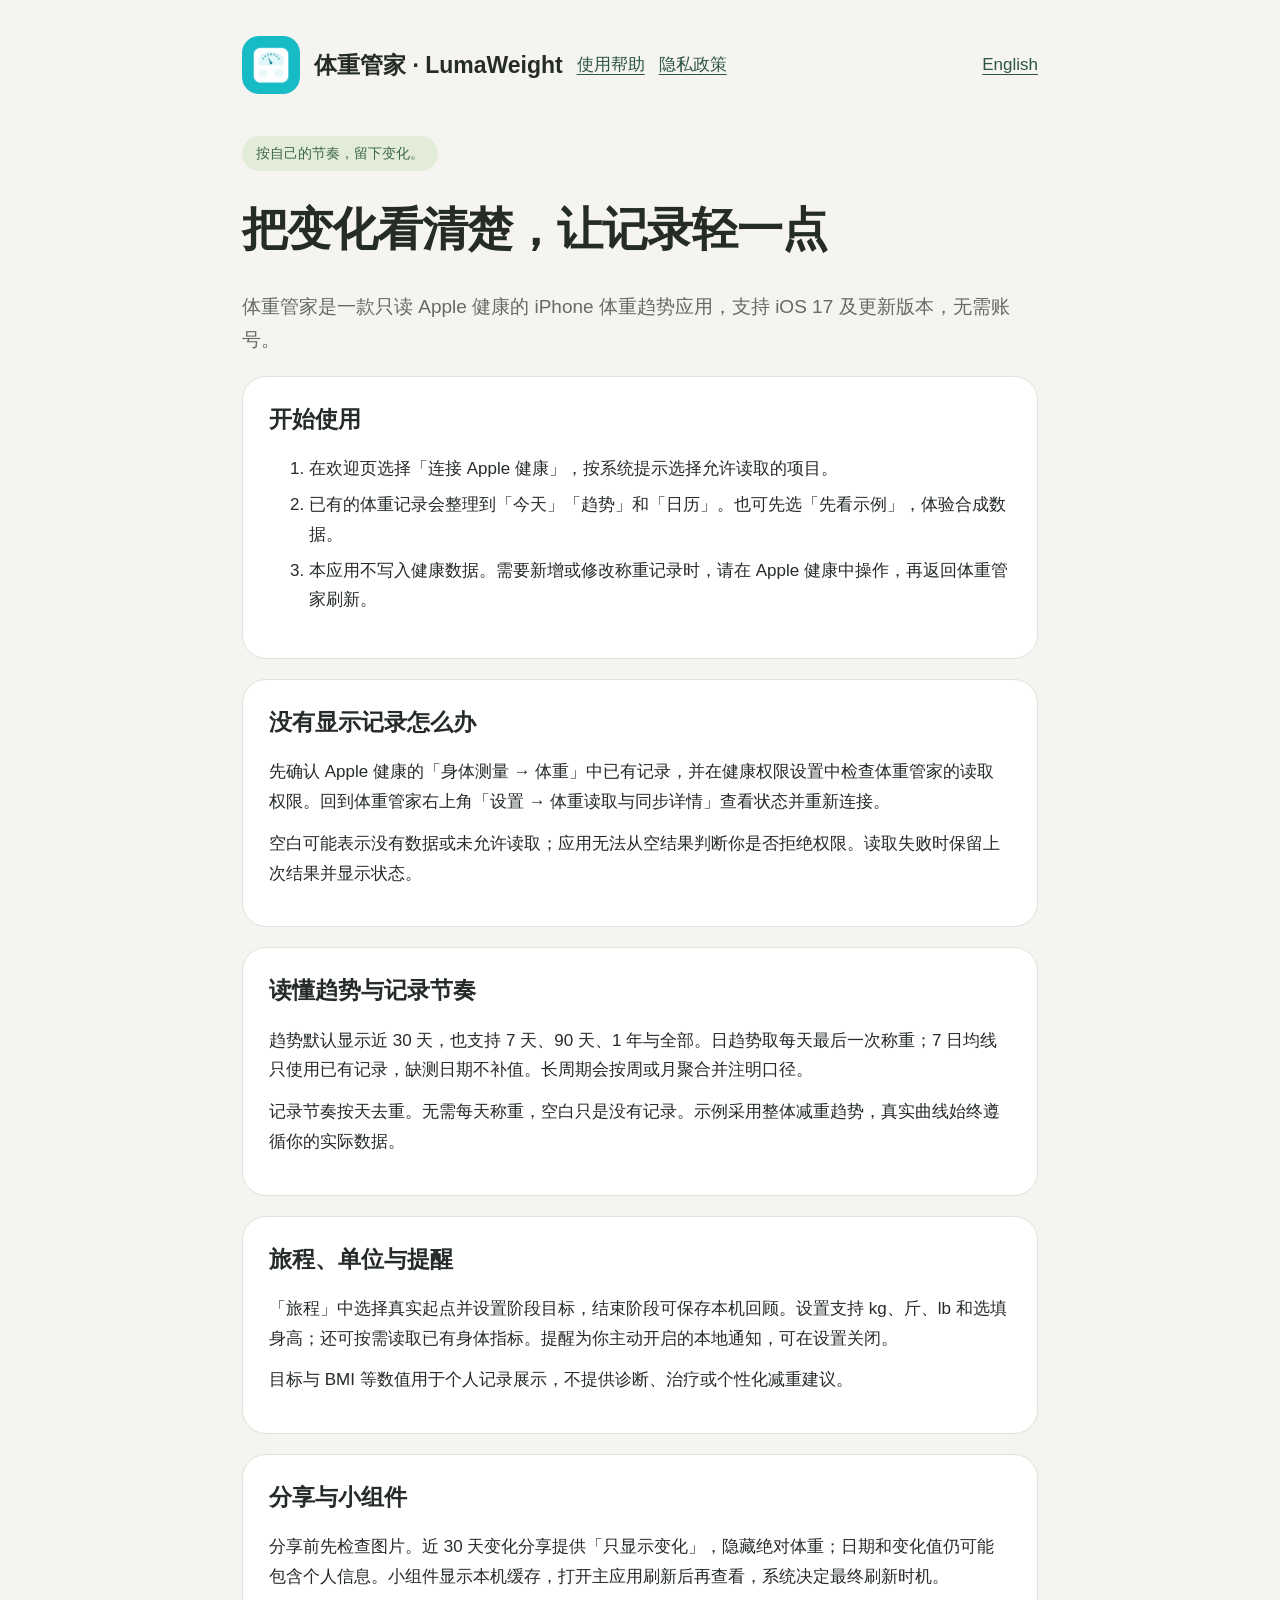
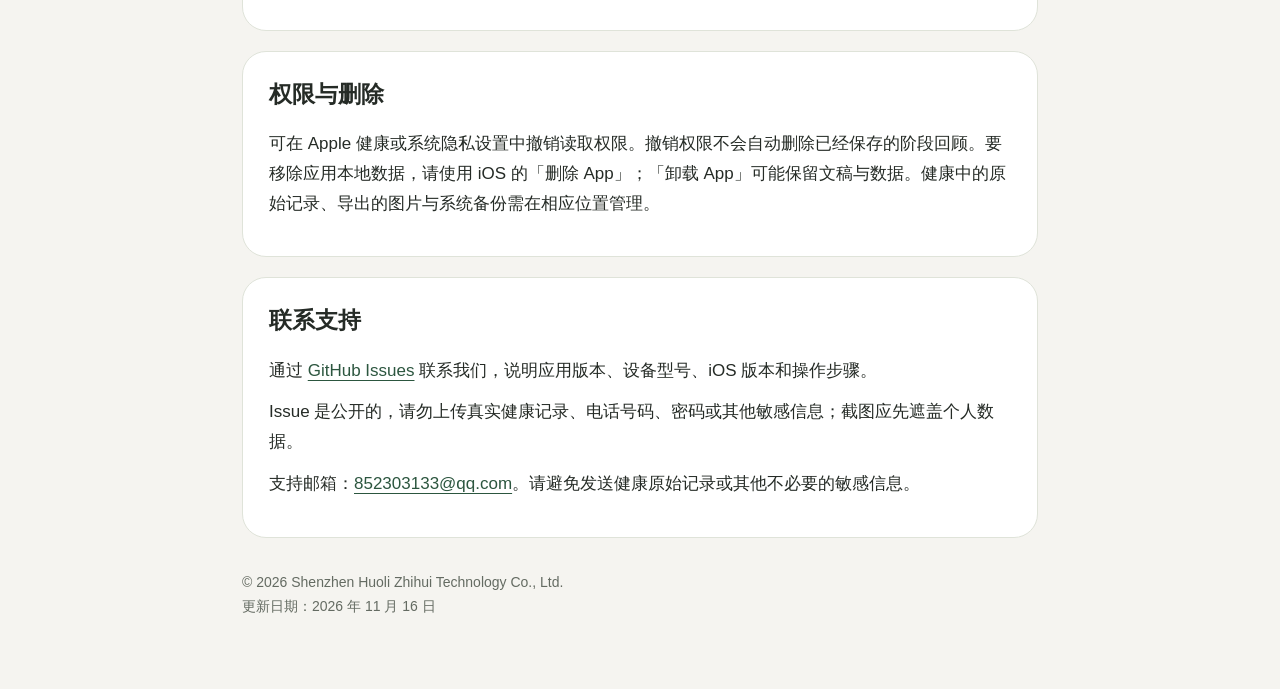
<file: index.html>
<!doctype html><html lang="zh-Hans"><head><meta charset="utf-8"><meta name="viewport" content="width=device-width,initial-scale=1"><meta name="description" content="体重管家是一款只读 Apple 健康的 iPhone 体重趋势应用，支持 iOS 17 及更新版本，无需账号。"><title>把变化看清楚，让记录轻一点 · LumaWeight</title><link rel="icon" href="icon.png?v=6"><link rel="stylesheet" href="style.css"></head><body><main><nav><img src="icon.png?v=6" alt=""><strong>体重管家 · LumaWeight</strong><a href="index.html">使用帮助</a><a href="privacy.html">隐私政策</a><a href="en/index.html" lang="en">English</a></nav><span class="tag">按自己的节奏，留下变化。</span><h1>把变化看清楚，让记录轻一点</h1><p class="intro">体重管家是一款只读 Apple 健康的 iPhone 体重趋势应用，支持 iOS 17 及更新版本，无需账号。</p><section><h2>开始使用</h2><ol><li>在欢迎页选择「连接 Apple 健康」，按系统提示选择允许读取的项目。</li><li>已有的体重记录会整理到「今天」「趋势」和「日历」。也可先选「先看示例」，体验合成数据。</li><li>本应用不写入健康数据。需要新增或修改称重记录时，请在 Apple 健康中操作，再返回体重管家刷新。</li></ol></section><section><h2>没有显示记录怎么办</h2><p>先确认 Apple 健康的「身体测量 → 体重」中已有记录，并在健康权限设置中检查体重管家的读取权限。回到体重管家右上角「设置 → 体重读取与同步详情」查看状态并重新连接。</p><p>空白可能表示没有数据或未允许读取；应用无法从空结果判断你是否拒绝权限。读取失败时保留上次结果并显示状态。</p></section><section><h2>读懂趋势与记录节奏</h2><p>趋势默认显示近 30 天，也支持 7 天、90 天、1 年与全部。日趋势取每天最后一次称重；7 日均线只使用已有记录，缺测日期不补值。长周期会按周或月聚合并注明口径。</p><p>记录节奏按天去重。无需每天称重，空白只是没有记录。示例采用整体减重趋势，真实曲线始终遵循你的实际数据。</p></section><section><h2>旅程、单位与提醒</h2><p>「旅程」中选择真实起点并设置阶段目标，结束阶段可保存本机回顾。设置支持 kg、斤、lb 和选填身高；还可按需读取已有身体指标。提醒为你主动开启的本地通知，可在设置关闭。</p><p>目标与 BMI 等数值用于个人记录展示，不提供诊断、治疗或个性化减重建议。</p></section><section><h2>分享与小组件</h2><p>分享前先检查图片。近 30 天变化分享提供「只显示变化」，隐藏绝对体重；日期和变化值仍可能包含个人信息。小组件显示本机缓存，打开主应用刷新后再查看，系统决定最终刷新时机。</p></section><section><h2>权限与删除</h2><p>可在 Apple 健康或系统隐私设置中撤销读取权限。撤销权限不会自动删除已经保存的阶段回顾。要移除应用本地数据，请使用 iOS 的「删除 App」；「卸载 App」可能保留文稿与数据。健康中的原始记录、导出的图片与系统备份需在相应位置管理。</p></section><section><h2>联系支持</h2><p>通过 <a href="https://github.com/zhangshaobo608/LumaWeight-Support/issues">GitHub Issues</a> 联系我们，说明应用版本、设备型号、iOS 版本和操作步骤。</p><p>Issue 是公开的，请勿上传真实健康记录、电话号码、密码或其他敏感信息；截图应先遮盖个人数据。</p><p>支持邮箱：<a href="mailto:852303133@qq.com">852303133@qq.com</a>。请避免发送健康原始记录或其他不必要的敏感信息。</p></section><footer>© 2026 Shenzhen Huoli Zhihui Technology Co., Ltd.<br>更新日期：2026 年 11 月 16 日</footer></main></body></html>
</file>
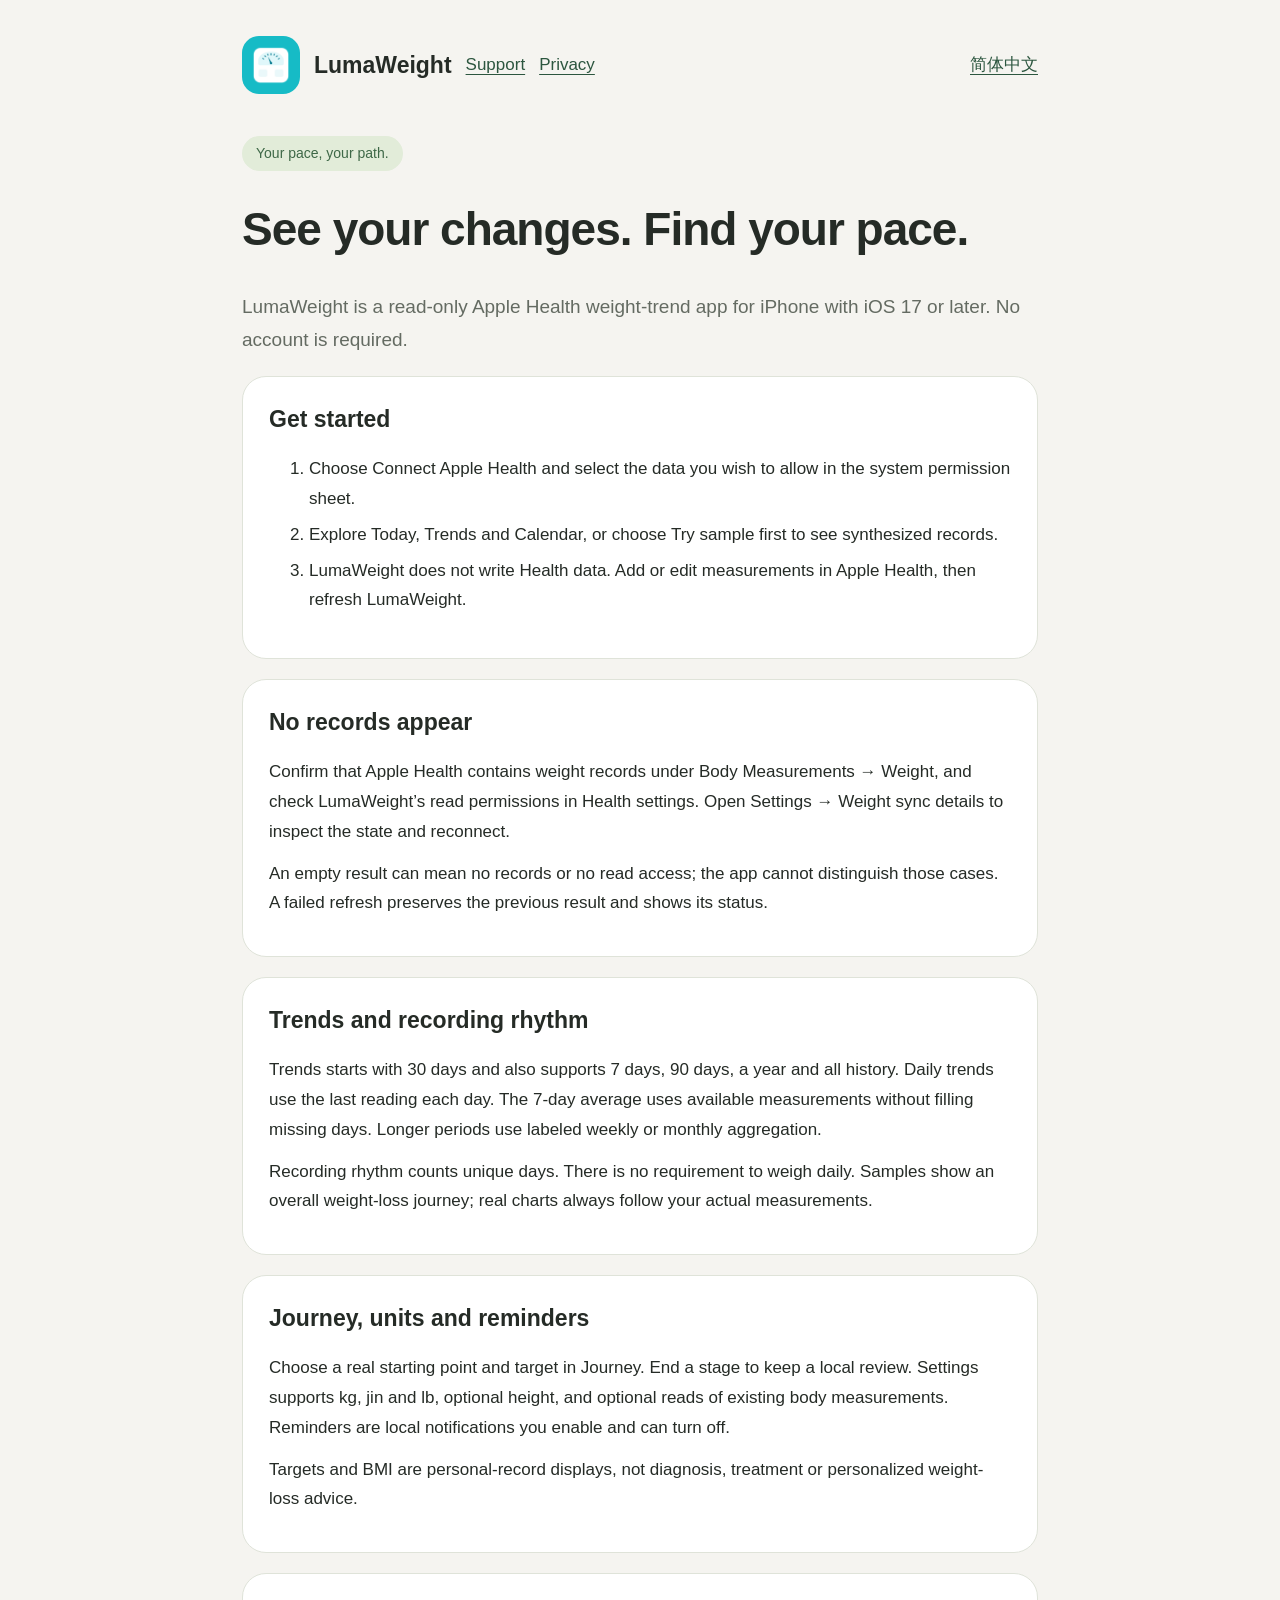
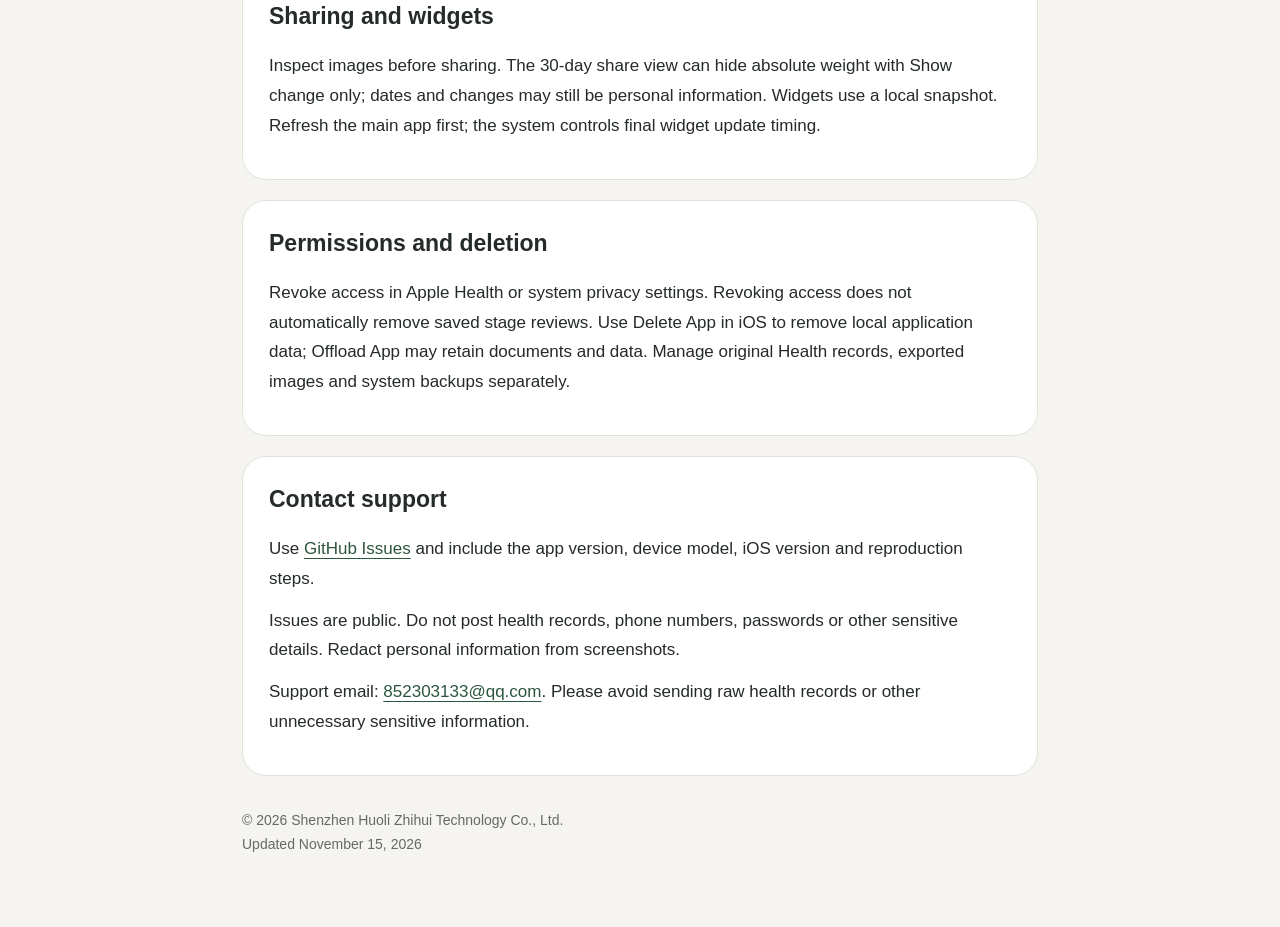
<file: en/index.html>
<!doctype html><html lang="en"><head><meta charset="utf-8"><meta name="viewport" content="width=device-width,initial-scale=1"><meta name="description" content="LumaWeight is a read-only Apple Health weight-trend app for iPhone with iOS 17 or later. No account is required."><title>See your changes. Find your pace. · LumaWeight</title><link rel="icon" href="../icon.png?v=6"><link rel="stylesheet" href="../style.css"></head><body><main><nav><img src="../icon.png?v=6" alt=""><strong>LumaWeight</strong><a href="index.html">Support</a><a href="privacy.html">Privacy</a><a href="../index.html" lang="zh-Hans">简体中文</a></nav><span class="tag">Your pace, your path.</span><h1>See your changes. Find your pace.</h1><p class="intro">LumaWeight is a read-only Apple Health weight-trend app for iPhone with iOS 17 or later. No account is required.</p><section><h2>Get started</h2><ol><li>Choose Connect Apple Health and select the data you wish to allow in the system permission sheet.</li><li>Explore Today, Trends and Calendar, or choose Try sample first to see synthesized records.</li><li>LumaWeight does not write Health data. Add or edit measurements in Apple Health, then refresh LumaWeight.</li></ol></section><section><h2>No records appear</h2><p>Confirm that Apple Health contains weight records under Body Measurements → Weight, and check LumaWeight’s read permissions in Health settings. Open Settings → Weight sync details to inspect the state and reconnect.</p><p>An empty result can mean no records or no read access; the app cannot distinguish those cases. A failed refresh preserves the previous result and shows its status.</p></section><section><h2>Trends and recording rhythm</h2><p>Trends starts with 30 days and also supports 7 days, 90 days, a year and all history. Daily trends use the last reading each day. The 7-day average uses available measurements without filling missing days. Longer periods use labeled weekly or monthly aggregation.</p><p>Recording rhythm counts unique days. There is no requirement to weigh daily. Samples show an overall weight-loss journey; real charts always follow your actual measurements.</p></section><section><h2>Journey, units and reminders</h2><p>Choose a real starting point and target in Journey. End a stage to keep a local review. Settings supports kg, jin and lb, optional height, and optional reads of existing body measurements. Reminders are local notifications you enable and can turn off.</p><p>Targets and BMI are personal-record displays, not diagnosis, treatment or personalized weight-loss advice.</p></section><section><h2>Sharing and widgets</h2><p>Inspect images before sharing. The 30-day share view can hide absolute weight with Show change only; dates and changes may still be personal information. Widgets use a local snapshot. Refresh the main app first; the system controls final widget update timing.</p></section><section><h2>Permissions and deletion</h2><p>Revoke access in Apple Health or system privacy settings. Revoking access does not automatically remove saved stage reviews. Use Delete App in iOS to remove local application data; Offload App may retain documents and data. Manage original Health records, exported images and system backups separately.</p></section><section><h2>Contact support</h2><p>Use <a href="https://github.com/zhangshaobo608/LumaWeight-Support/issues">GitHub Issues</a> and include the app version, device model, iOS version and reproduction steps.</p><p>Issues are public. Do not post health records, phone numbers, passwords or other sensitive details. Redact personal information from screenshots.</p><p>Support email: <a href="mailto:852303133@qq.com">852303133@qq.com</a>. Please avoid sending raw health records or other unnecessary sensitive information.</p></section><footer>© 2026 Shenzhen Huoli Zhihui Technology Co., Ltd.<br>Updated November 15, 2026</footer></main></body></html>
</file>
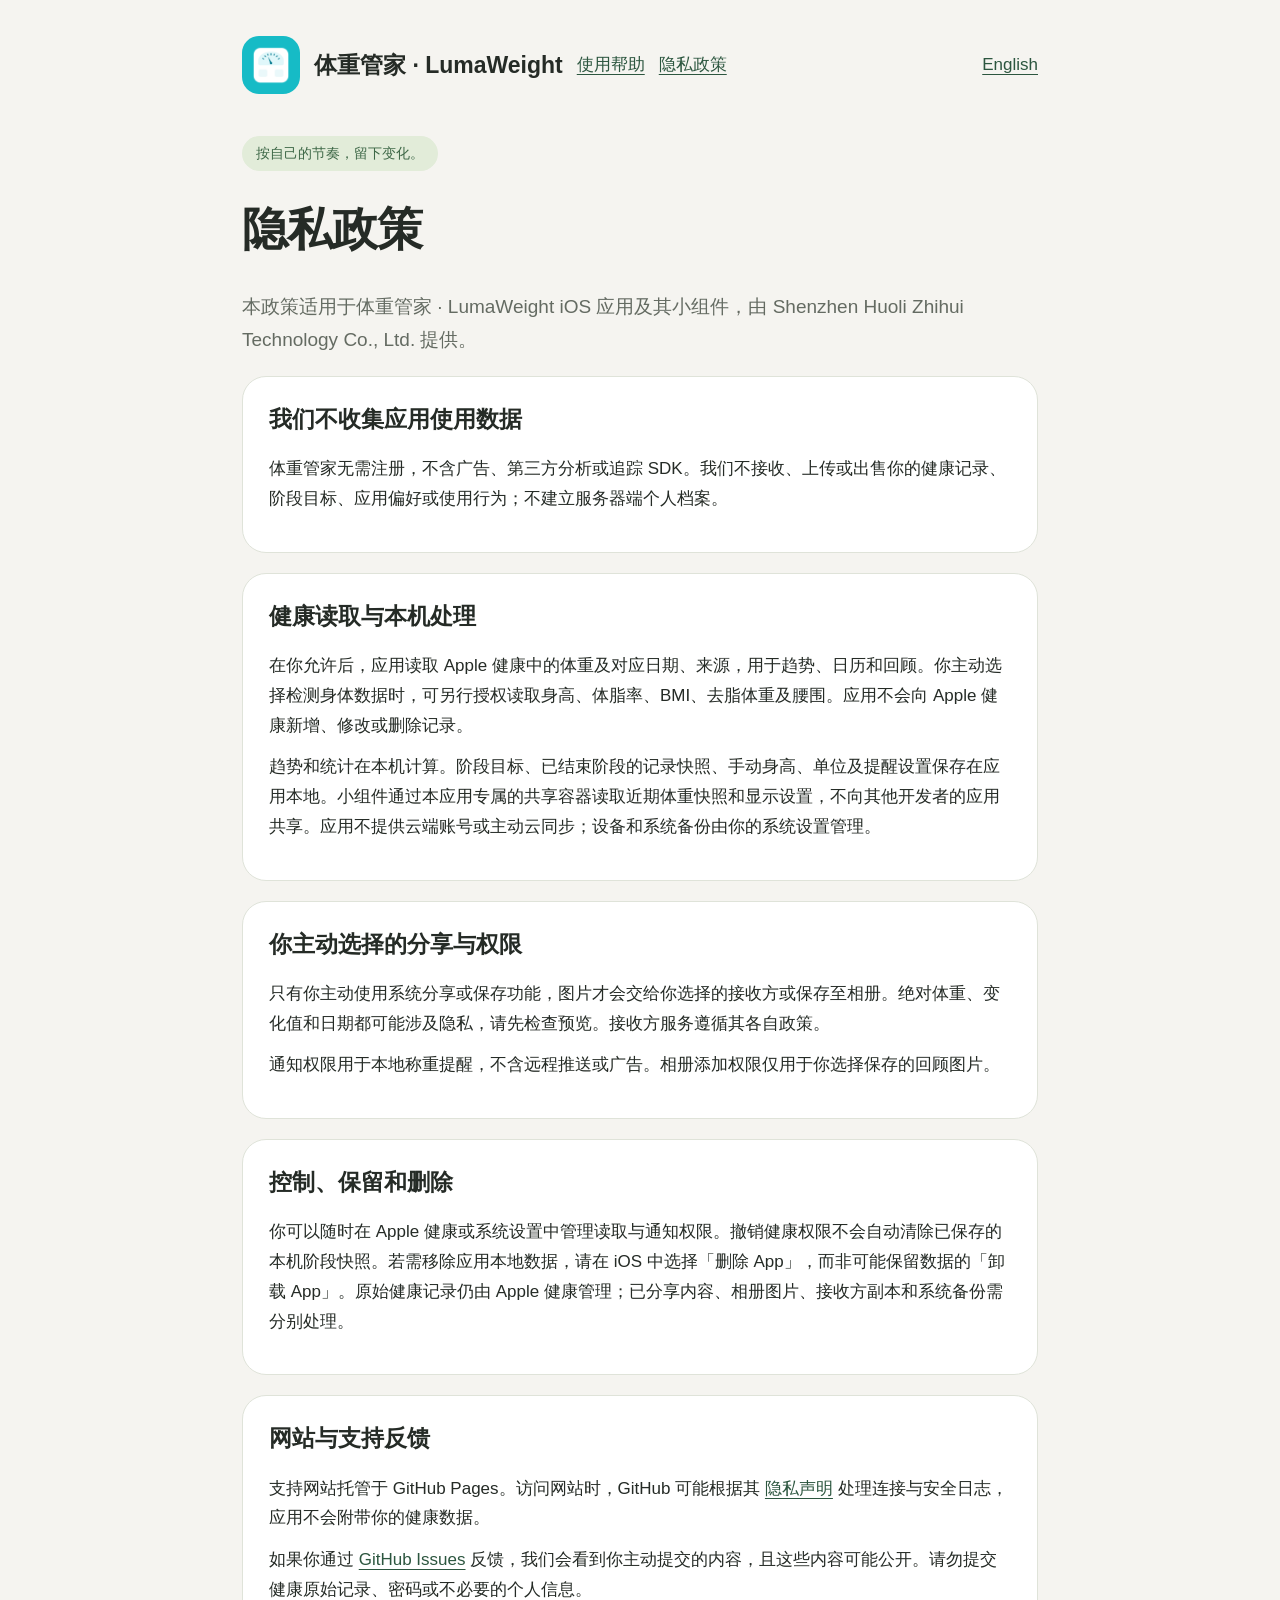
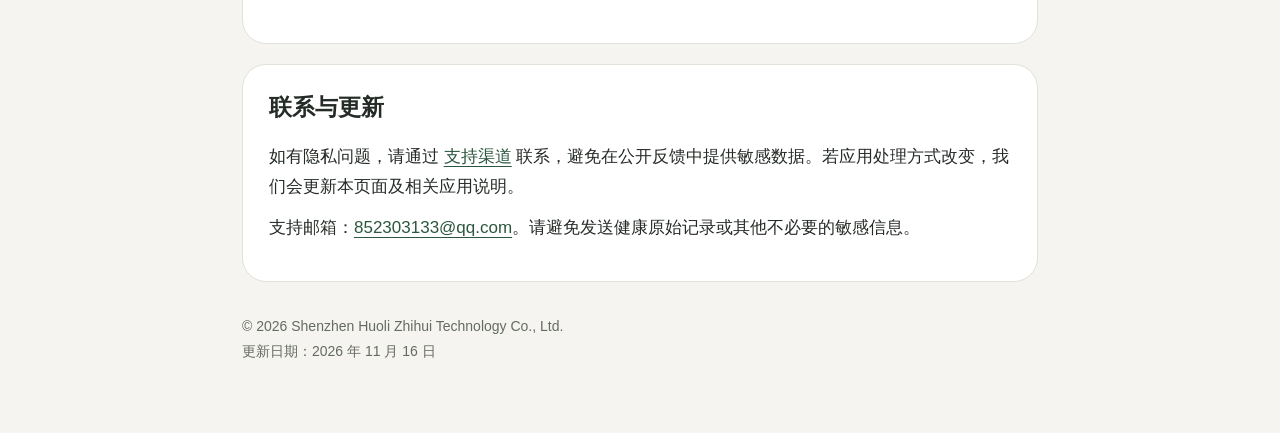
<file: privacy.html>
<!doctype html><html lang="zh-Hans"><head><meta charset="utf-8"><meta name="viewport" content="width=device-width,initial-scale=1"><meta name="description" content="本政策适用于体重管家 · LumaWeight iOS 应用及其小组件，由 Shenzhen Huoli Zhihui Technology Co., Ltd. 提供。"><title>隐私政策 · LumaWeight</title><link rel="icon" href="icon.png?v=6"><link rel="stylesheet" href="style.css"></head><body><main><nav><img src="icon.png?v=6" alt=""><strong>体重管家 · LumaWeight</strong><a href="index.html">使用帮助</a><a href="privacy.html">隐私政策</a><a href="en/privacy.html" lang="en">English</a></nav><span class="tag">按自己的节奏，留下变化。</span><h1>隐私政策</h1><p class="intro">本政策适用于体重管家 · LumaWeight iOS 应用及其小组件，由 Shenzhen Huoli Zhihui Technology Co., Ltd. 提供。</p><section><h2>我们不收集应用使用数据</h2><p>体重管家无需注册，不含广告、第三方分析或追踪 SDK。我们不接收、上传或出售你的健康记录、阶段目标、应用偏好或使用行为；不建立服务器端个人档案。</p></section><section><h2>健康读取与本机处理</h2><p>在你允许后，应用读取 Apple 健康中的体重及对应日期、来源，用于趋势、日历和回顾。你主动选择检测身体数据时，可另行授权读取身高、体脂率、BMI、去脂体重及腰围。应用不会向 Apple 健康新增、修改或删除记录。</p><p>趋势和统计在本机计算。阶段目标、已结束阶段的记录快照、手动身高、单位及提醒设置保存在应用本地。小组件通过本应用专属的共享容器读取近期体重快照和显示设置，不向其他开发者的应用共享。应用不提供云端账号或主动云同步；设备和系统备份由你的系统设置管理。</p></section><section><h2>你主动选择的分享与权限</h2><p>只有你主动使用系统分享或保存功能，图片才会交给你选择的接收方或保存至相册。绝对体重、变化值和日期都可能涉及隐私，请先检查预览。接收方服务遵循其各自政策。</p><p>通知权限用于本地称重提醒，不含远程推送或广告。相册添加权限仅用于你选择保存的回顾图片。</p></section><section><h2>控制、保留和删除</h2><p>你可以随时在 Apple 健康或系统设置中管理读取与通知权限。撤销健康权限不会自动清除已保存的本机阶段快照。若需移除应用本地数据，请在 iOS 中选择「删除 App」，而非可能保留数据的「卸载 App」。原始健康记录仍由 Apple 健康管理；已分享内容、相册图片、接收方副本和系统备份需分别处理。</p></section><section><h2>网站与支持反馈</h2><p>支持网站托管于 GitHub Pages。访问网站时，GitHub 可能根据其 <a href="https://docs.github.com/en/site-policy/privacy-policies/github-general-privacy-statement">隐私声明</a> 处理连接与安全日志，应用不会附带你的健康数据。</p><p>如果你通过 <a href="https://github.com/zhangshaobo608/LumaWeight-Support/issues">GitHub Issues</a> 反馈，我们会看到你主动提交的内容，且这些内容可能公开。请勿提交健康原始记录、密码或不必要的个人信息。</p></section><section><h2>联系与更新</h2><p>如有隐私问题，请通过 <a href="https://github.com/zhangshaobo608/LumaWeight-Support/issues">支持渠道</a> 联系，避免在公开反馈中提供敏感数据。若应用处理方式改变，我们会更新本页面及相关应用说明。</p><p>支持邮箱：<a href="mailto:852303133@qq.com">852303133@qq.com</a>。请避免发送健康原始记录或其他不必要的敏感信息。</p></section><footer>© 2026 Shenzhen Huoli Zhihui Technology Co., Ltd.<br>更新日期：2026 年 11 月 16 日</footer></main></body></html>
</file>
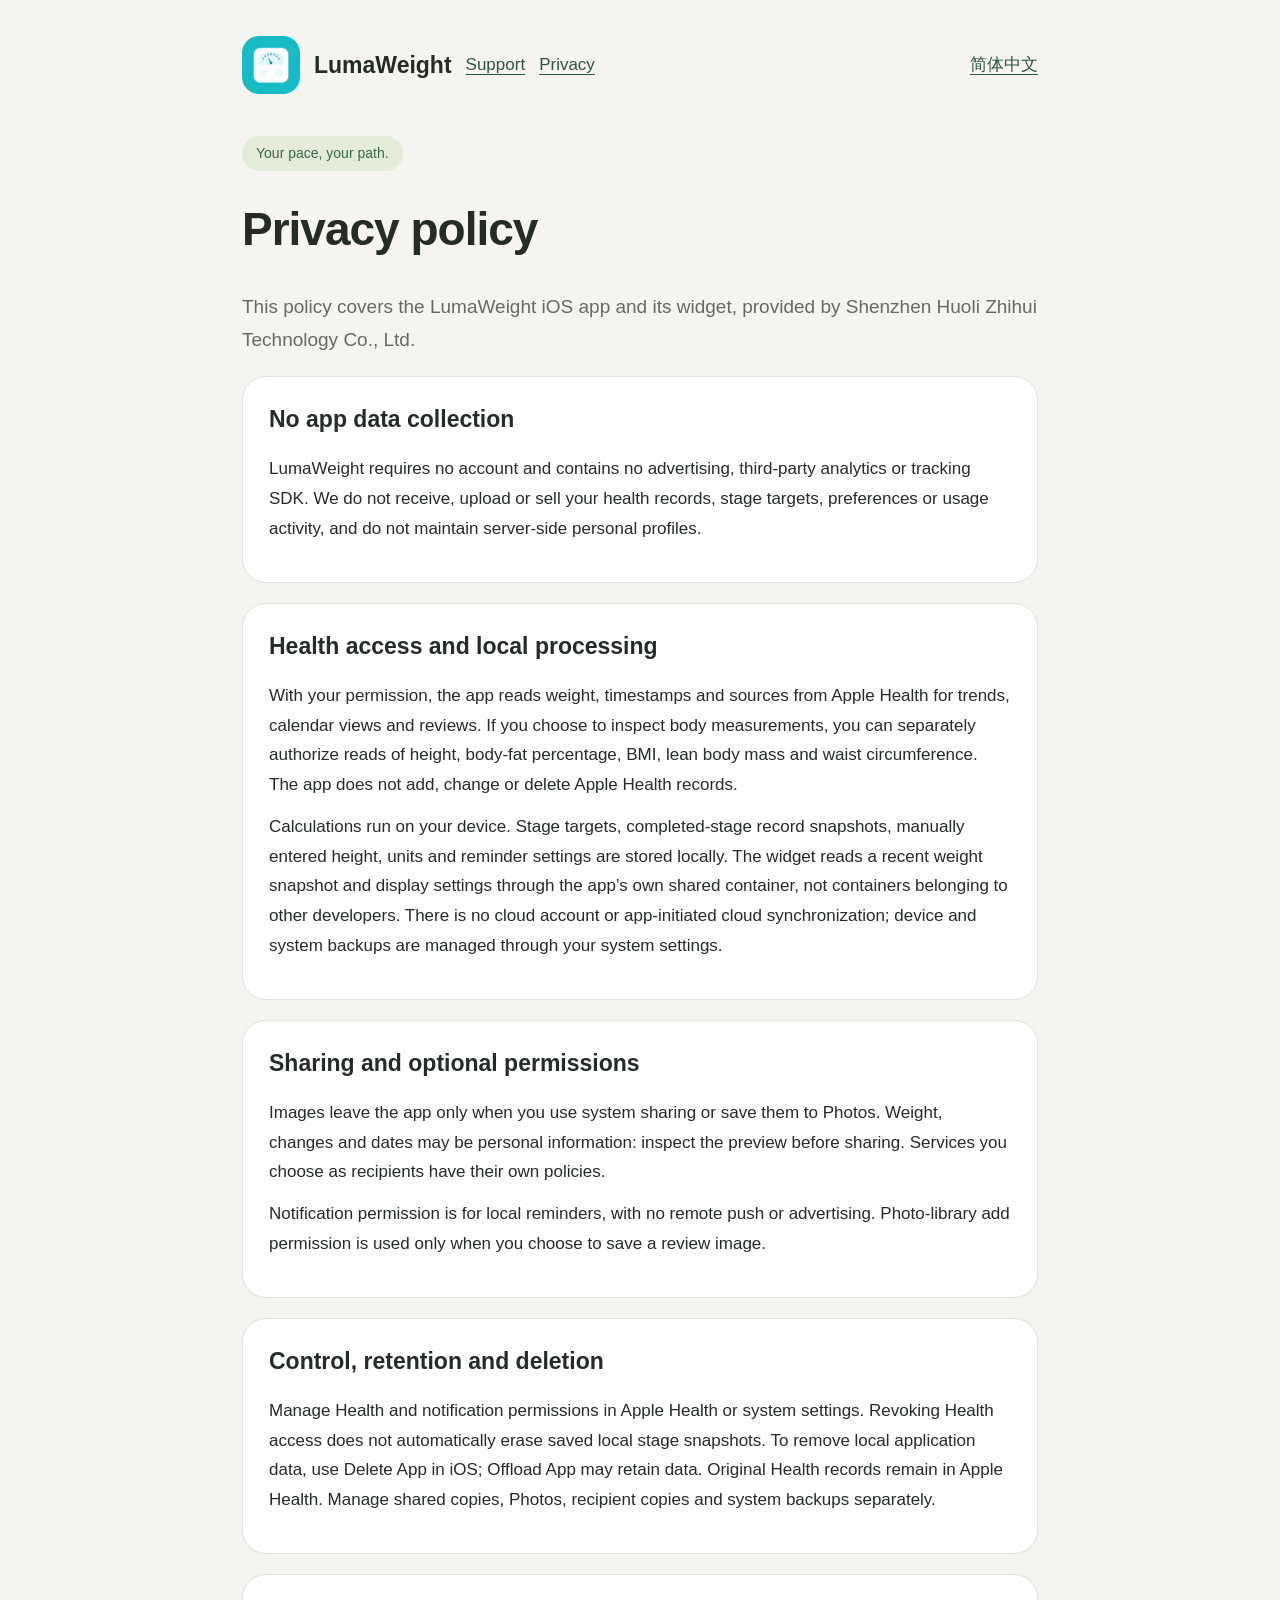
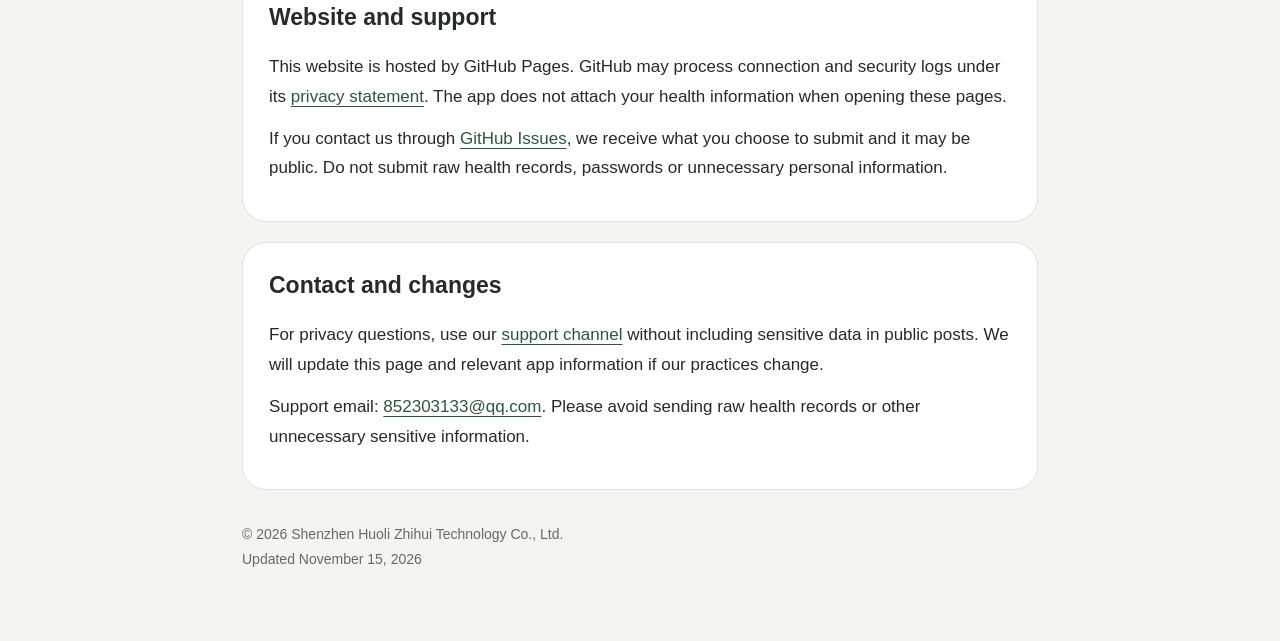
<file: en/privacy.html>
<!doctype html><html lang="en"><head><meta charset="utf-8"><meta name="viewport" content="width=device-width,initial-scale=1"><meta name="description" content="This policy covers the LumaWeight iOS app and its widget, provided by Shenzhen Huoli Zhihui Technology Co., Ltd."><title>Privacy policy · LumaWeight</title><link rel="icon" href="../icon.png?v=6"><link rel="stylesheet" href="../style.css"></head><body><main><nav><img src="../icon.png?v=6" alt=""><strong>LumaWeight</strong><a href="index.html">Support</a><a href="privacy.html">Privacy</a><a href="../privacy.html" lang="zh-Hans">简体中文</a></nav><span class="tag">Your pace, your path.</span><h1>Privacy policy</h1><p class="intro">This policy covers the LumaWeight iOS app and its widget, provided by Shenzhen Huoli Zhihui Technology Co., Ltd.</p><section><h2>No app data collection</h2><p>LumaWeight requires no account and contains no advertising, third-party analytics or tracking SDK. We do not receive, upload or sell your health records, stage targets, preferences or usage activity, and do not maintain server-side personal profiles.</p></section><section><h2>Health access and local processing</h2><p>With your permission, the app reads weight, timestamps and sources from Apple Health for trends, calendar views and reviews. If you choose to inspect body measurements, you can separately authorize reads of height, body-fat percentage, BMI, lean body mass and waist circumference. The app does not add, change or delete Apple Health records.</p><p>Calculations run on your device. Stage targets, completed-stage record snapshots, manually entered height, units and reminder settings are stored locally. The widget reads a recent weight snapshot and display settings through the app’s own shared container, not containers belonging to other developers. There is no cloud account or app-initiated cloud synchronization; device and system backups are managed through your system settings.</p></section><section><h2>Sharing and optional permissions</h2><p>Images leave the app only when you use system sharing or save them to Photos. Weight, changes and dates may be personal information: inspect the preview before sharing. Services you choose as recipients have their own policies.</p><p>Notification permission is for local reminders, with no remote push or advertising. Photo-library add permission is used only when you choose to save a review image.</p></section><section><h2>Control, retention and deletion</h2><p>Manage Health and notification permissions in Apple Health or system settings. Revoking Health access does not automatically erase saved local stage snapshots. To remove local application data, use Delete App in iOS; Offload App may retain data. Original Health records remain in Apple Health. Manage shared copies, Photos, recipient copies and system backups separately.</p></section><section><h2>Website and support</h2><p>This website is hosted by GitHub Pages. GitHub may process connection and security logs under its <a href="https://docs.github.com/en/site-policy/privacy-policies/github-general-privacy-statement">privacy statement</a>. The app does not attach your health information when opening these pages.</p><p>If you contact us through <a href="https://github.com/zhangshaobo608/LumaWeight-Support/issues">GitHub Issues</a>, we receive what you choose to submit and it may be public. Do not submit raw health records, passwords or unnecessary personal information.</p></section><section><h2>Contact and changes</h2><p>For privacy questions, use our <a href="https://github.com/zhangshaobo608/LumaWeight-Support/issues">support channel</a> without including sensitive data in public posts. We will update this page and relevant app information if our practices change.</p><p>Support email: <a href="mailto:852303133@qq.com">852303133@qq.com</a>. Please avoid sending raw health records or other unnecessary sensitive information.</p></section><footer>© 2026 Shenzhen Huoli Zhihui Technology Co., Ltd.<br>Updated November 15, 2026</footer></main></body></html>
</file>
<file: style.css>
*{box-sizing:border-box}body{margin:0;background:#f5f4f0;color:#252b26;font:17px/1.75 -apple-system,BlinkMacSystemFont,"Segoe UI",sans-serif}main{max-width:840px;margin:auto;padding:36px 22px 70px}nav{display:flex;align-items:center;gap:14px;flex-wrap:wrap;margin-bottom:42px}nav img{width:58px;border-radius:17px}nav strong{font-size:23px}nav a:last-child{margin-left:auto}a{color:#2c563f;text-underline-offset:4px}h1{font-size:clamp(32px,6vw,46px);line-height:1.25;letter-spacing:-1px}h2{font-size:23px;line-height:1.4;margin-top:0}section{background:#fff;border:1px solid #dfe3d9;border-radius:24px;padding:26px;margin:20px 0}p{margin:12px 0}.tag{display:inline-block;background:#e2ecd9;color:#3e6847;border-radius:30px;padding:5px 14px;font-size:14px}.intro{font-size:19px;color:#646b62}footer{font-size:14px;color:#646b62;margin-top:32px}li{margin:6px 0}:focus-visible{outline:3px solid #35654c;outline-offset:5px}@media(prefers-color-scheme:dark){body{background:#171a17;color:#f0f2eb}section{background:#222722;border-color:#414b3c}a{color:#b7d5b7}.intro,footer{color:#b9c2b5}.tag{background:#30432d;color:#afd0ab}}
</file>
